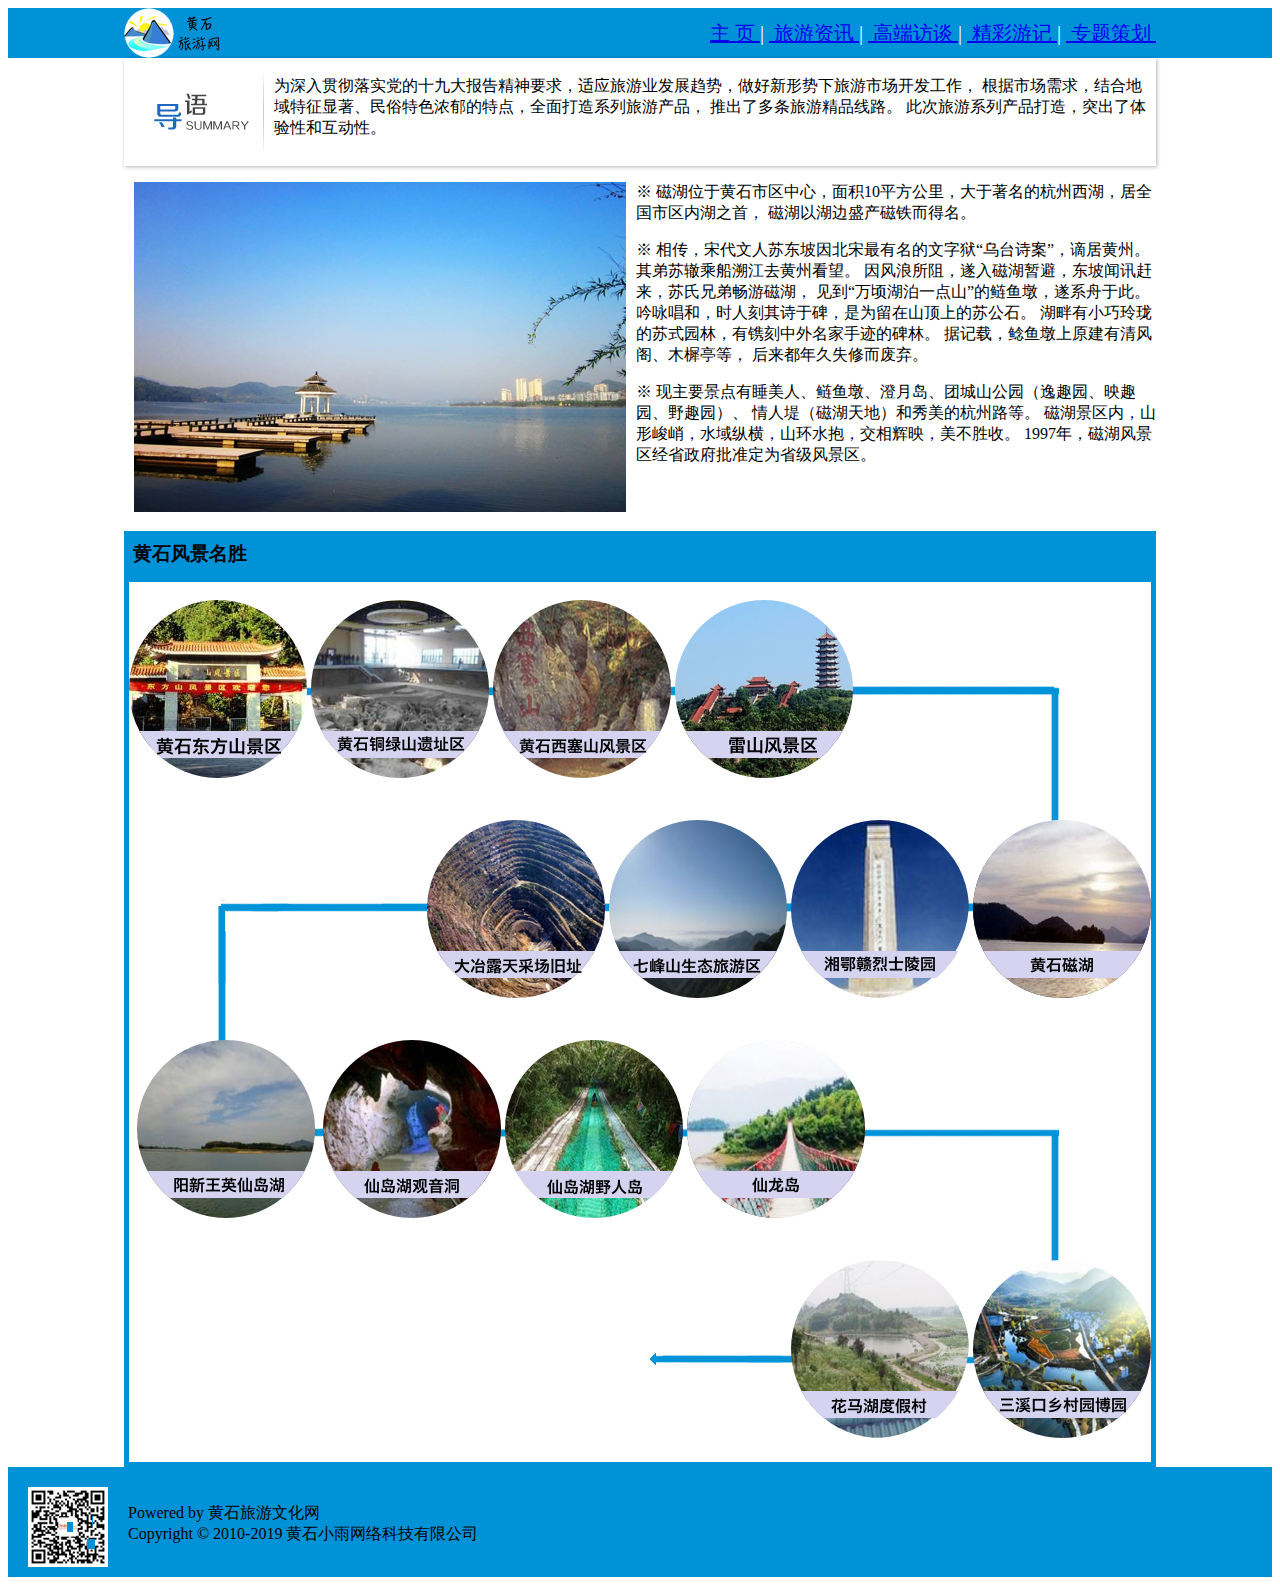
<file: web_homework/chapter03旅游网/index.html>
<!DOCTYPE html>
<html lang="en">
<head>
    <meta charset="UTF-8">
    <meta http-equiv="X-UA-Compatible" content="IE=edge">
    <meta name="viewport" content="width=device-width, initial-scale=1.0">
    <link rel="stylesheet" type="text/css" href="css/style03.css">
    <title>黄石旅游网</title>
</head>
<body>
    <!-- 导航模块开始 -->
    <div id="Header">
        <div id="nav">
            <img src="img/logo1.png" align="left">
            <p class="menubar">
                <a href="#">主&nbsp;页&nbsp;</a>|
                <a href="#">&nbsp;旅游资讯&nbsp;</a>|
                <a href="#">&nbsp;高端访谈&nbsp;</a>|
                <a href="#">&nbsp;精彩游记&nbsp;</a>|
                <a href="#">&nbsp;专题策划&nbsp;</a>
            </p>
        </div>
    </div>
    <!-- 导航模块结束 -->


    <!-- 导语模块开始 -->
    <div id="DY">
        <img src="img/dy.png" width="130" height="108" align="left" hspace="10">
        <br>
        为深入贯彻落实党的十九大报告精神要求，适应旅游业发展趋势，做好新形势下旅游市场开发工作， 
        根据市场需求，结合地域特征显著、民俗特色浓郁的特点，全面打造系列旅游产品，
        推出了多条旅游精品线路。 此次旅游系列产品打造，突出了体验性和互动性。
    </div>
    <!-- 导语模块结束 -->


    <!-- 内容模块开始 -->
    <div id="Content">
        <!-- 磁湖风景介绍 -->
        <div id="C1">
            <img src="img/磁湖.png" align="left" hspace="10">
            <p align="left">
                ※ 磁湖位于黄石市区中心，面积10平方公里，大于著名的杭州西湖，居全国市区内湖之首，
                磁湖以湖边盛产磁铁而得名。
            </p>
            <p align="left">
                ※ 相传，宋代文人苏东坡因北宋最有名的文字狱“乌台诗案”，谪居黄州。
                其弟苏辙乘船溯江去黄州看望。 因风浪所阻，遂入磁湖暂避，东坡闻讯赶来，苏氏兄弟畅游磁湖，
                见到“万顷湖泊一点山”的鲢鱼墩，遂系舟于此。 吟咏唱和，时人刻其诗于碑，是为留在山顶上的苏公石。 
                湖畔有小巧玲珑的苏式园林，有镌刻中外名家手迹的碑林。 据记载，鲶鱼墩上原建有清风阁、木樨亭等，
                后来都年久失修而废弃。
            </p>
            <p align="left">
                ※ 现主要景点有睡美人、鲢鱼墩、澄月岛、团城山公园（逸趣园、映趣园、野趣园）、
                情人堤（磁湖天地）和秀美的杭州路等。 
                磁湖景区内，山形峻峭，水域纵横，山环水抱，交相辉映，美不胜收。
                1997年，磁湖风景区经省政府批准定为省级风景区。
            </p>
        </div>
    </div>
    <!-- 风景名胜标题 -->
    <div id="Content">
        <div class="C2">
            <h3>&nbsp;&nbsp;黄石风景名胜</h3>
        </div>
        <!-- 风景名胜内容 -->
        <div class="C3">
            <br>
            <div class="c3_1">
                <img src="img/黄石东方山景区.png" width="178" height="178" class="img_12">
                <img src="img/湖北铜绿山古铜矿遗址.png" width="178" height="178" class="img_07">
                <img src="img/黄石西塞山风景区.png" width="178" height="178" class="img_16">
                <img src="img/雷山风景区.png" width="178" height="178" class="img_09">
            </div>
            <div class="c3_r">
                &nbsp;
                <img src="img/大冶露天采场旧址.png" width="178" height="178" class="img_06">
                <img src="img/黄石七峰山生态旅游区.png" width="178" height="178" class="img_11">
                <img src="img/黄石湘鄂赣革命烈士陵园.png" width="178" height="178" class="img_13">
                <img src="img/黄石磁湖.png" width="178" height="178" class="img_14">
            </div>
            <div class="c3_1">
                &nbsp;
                <img src="img/黄石阳新王英仙岛湖.png" width="178" height="178" class="img_17">&nbsp;
                <img src="img/仙岛湖观音洞.png" width="178" height="178">
                <img src="img/仙岛湖野人岛.png" width="178" height="178">
                <img src="img/仙龙岛.png" width="178" height="178">
            </div>
            <div class="c3_r">
                <img src="img/花马湖度假村.png" width="178" height="178" class="img_14" class="img_08">
                <img src="img/三溪口乡村园博园.png" width="178" height="178">

            </div>
        </div>
    </div>
    <!-- 内容模块结束 -->


    <!-- 页脚模块开始 -->
    <div class="Bottom">
        <div class="bc">
            <img src="img/erwei.png" width="80" height="80" align="left" vspace="20" hspace="20">
            <br><br>Powered by 黄石旅游文化网
            <br>Copyright © 2010-2019 黄石小雨网络科技有限公司
        </div>
    </div>
    <!-- 页脚模块结束 -->

</body>
</html>
</file>
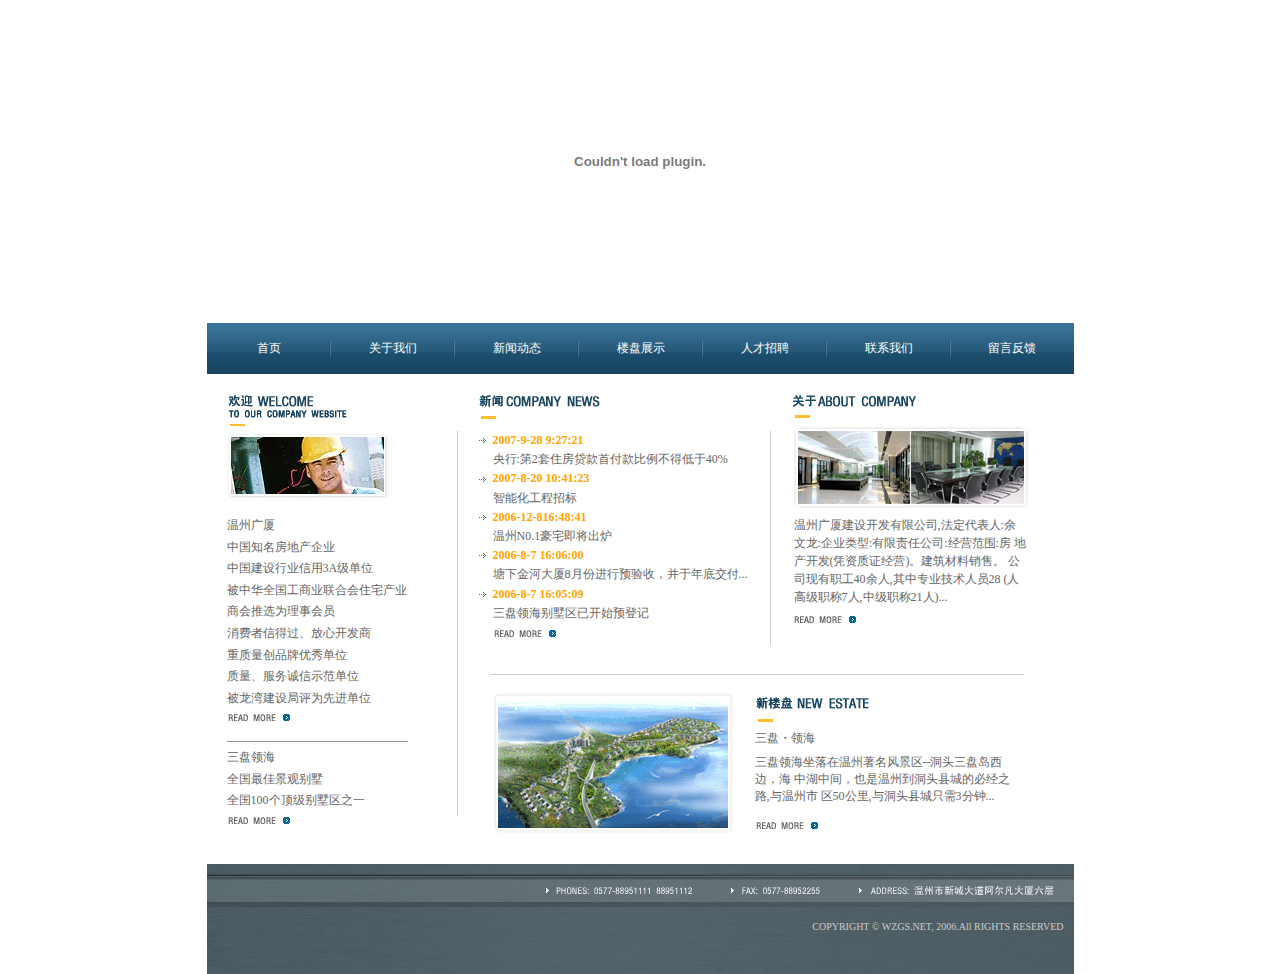
<file: web_homework/温州广厦/index.html>
<!DOCTYPE html>
<html lang="en">
<head>
    <meta charset="UTF-8">
    <meta http-equiv="X-UA-Compatible" content="IE=edge">
    <meta name="viewport" content="width=device-width, initial-scale=1.0">
    <link rel="stylesheet" href="style/basic.css">
    <title>温州广厦</title>
</head>

<!-- 通过js实现屏幕自适应
<script type="text/javascript">
  var phoneWidth =  parseInt(window.screen.width);
  var phoneScale = phoneWidth/640;
  var ua = navigator.userAgent;
  if (/Android (\d+\.\d+)/.test(ua)){
      var version = parseFloat(RegExp.$1);
      if(version>2.3){
          document.write('<meta name="viewport" content="width=640, minimum-scale = '+phoneScale+', maximum-scale = '+phoneScale+', target-densitydpi=device-dpi">');
      }else{
          document.write('<meta name="viewport" content="width=640, target-densitydpi=device-dpi">');
      }
  } else {
      document.write('<meta name="viewport" content="width=640, user-scalable=no, target-densitydpi=device-dpi">');
  }
</script> -->


<body>
    <!-- header开始 -->
      <!-- embed必须写成一行，或者做区块 -->
      <div id="header"><embed src="images/banner.swf"></div>
    <!-- header结束 -->


    <!-- nav开始 -->
      <div id="nav">
        <ul>
            <li><a href="index.html">首页</a></li>
            <li><a href="about.html">关于我们</a></li>
            <li><a href="news.html">新闻动态</a></li>
            <li><a href="lou.html">楼盘展示</a></li>
            <li><a href="job.html">人才招聘</a></li>
            <li><a href="contact.html">联系我们</a></li>
            <li class="end"><a href="guest.html">留言反馈</a></li>
            
        </ul>
      </div>
    <!-- nav结束 -->


    <!-- sidebar开始 -->
    <div id="sidebar">
        <h1>欢迎光临</h1>
        <img src="images/wel2.gif" alt="欢迎光临">
        <ul>
            <li>温州广厦</li>
            <li>中国知名房地产企业</li>
            <li>中国建设行业信用3A级单位</li>
            <li>被中华全国工商业联合会住宅产业</li>
            <li>商会推选为理事会员</li>
            <li>消费者信得过、放心开发商</li>
            <li>重质量创品牌优秀单位</li>
            <li>质量、服务诚信示范单位</li>
            <li>被龙湾建设局评为先进单位</li>
            <li><a href=""></a></li>
            <li class="line"></li>
            <li>三盘领海</li>
            <li>全国最佳景观别墅</li>
            <li>全国100个顶级别墅区之一</li>
            <li><a href=""></a></li>

        </ul>
    </div>
    <!-- sidebar结束 -->


    <!-- news开始 -->
    <div id="news">
      <h1>新闻中心</h1>
      <ul>
        <li class="date">2007-9-28 9:27:21</li>
        <li>央行:第2套住房贷款首付款比例不得低于40%</li>
        <li class="date">2007-8-20 10:41:23</li>
        <li>智能化工程招标</li>
        <li class="date">2006-12-816:48:41</li>
        <li>温州N0.1豪宅即将出炉</li>
        <li class="date">2006-8-7 16:06:00</li>
        <li>塘下金河大厦8月份进行预验收，并于年底交付...</li>
        <li class="date">2006-8-7 16:05:09</li>
        <li>三盘领海别墅区已开始预登记</li>
        <li><a href=""></a></li>
      </ul>
    </div>
    <!-- news结束 -->


    <!-- about开始 -->
    <div id="about">
      <h1>关于我们</h1>
      <img src="images/aboutimg.gif" alt="关于我们">
      <p>
        温州广厦建设开发有限公司,法定代表人:余
        文龙:企业类型:有限责任公司:经营范围:房
        地产开发(凭资质证经营)。建筑材料销售。
        公司现有职工40余人,其中专业技术人员28
        (人高级职称7人,中级职称21人)...
      </p>
      <a href=""></a>
    </div>
    <!-- about结束 -->


    <!-- estate开始 -->
    <div id="estate">
      <div id="escon">
        <img src="images/estate.gif" alt="新楼盘">
        <dl>
          <dt>新楼盘</dt>
          <dd>三盘・领海</dd>
          <dd>
            三盘领海坐落在温州著名风景区--洞头三盘岛西边，海
            中湖中间，也是温州到洞头县城的必经之路,与温州市
            区50公里,与洞头县城只需3分钟...
          </dd>
          <dd><a href=""></a></dd>
        </dl>
      </div>
    </div>
    <!-- estate结束 -->


    <!-- footer开始 -->
      <div id="footer">
        <img src="images/footer2.gif" alt="声明">
        <p>COPYRIGHT &copy; WZGS.NET, 2006.All RIGHTS RESERVED</p>
      </div>
    <!-- footer结束 -->
</body>
</html>
</file>
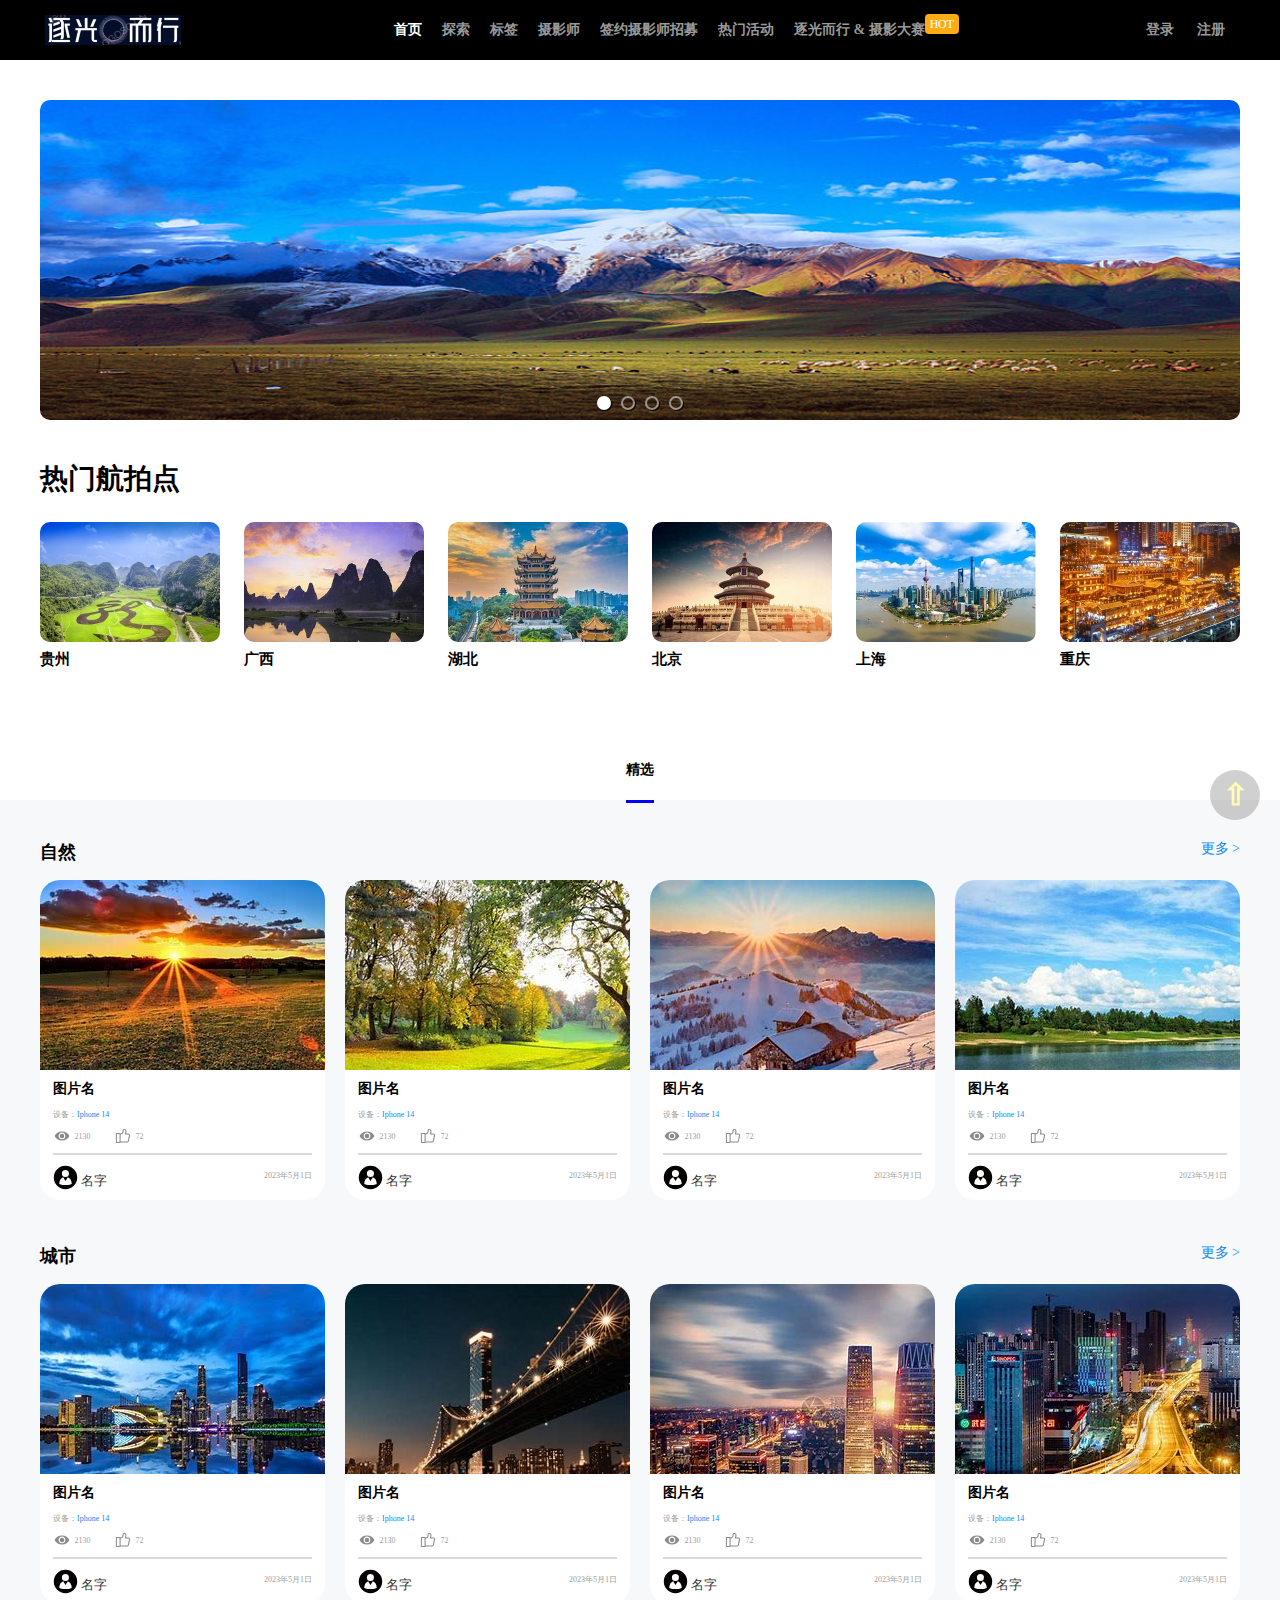
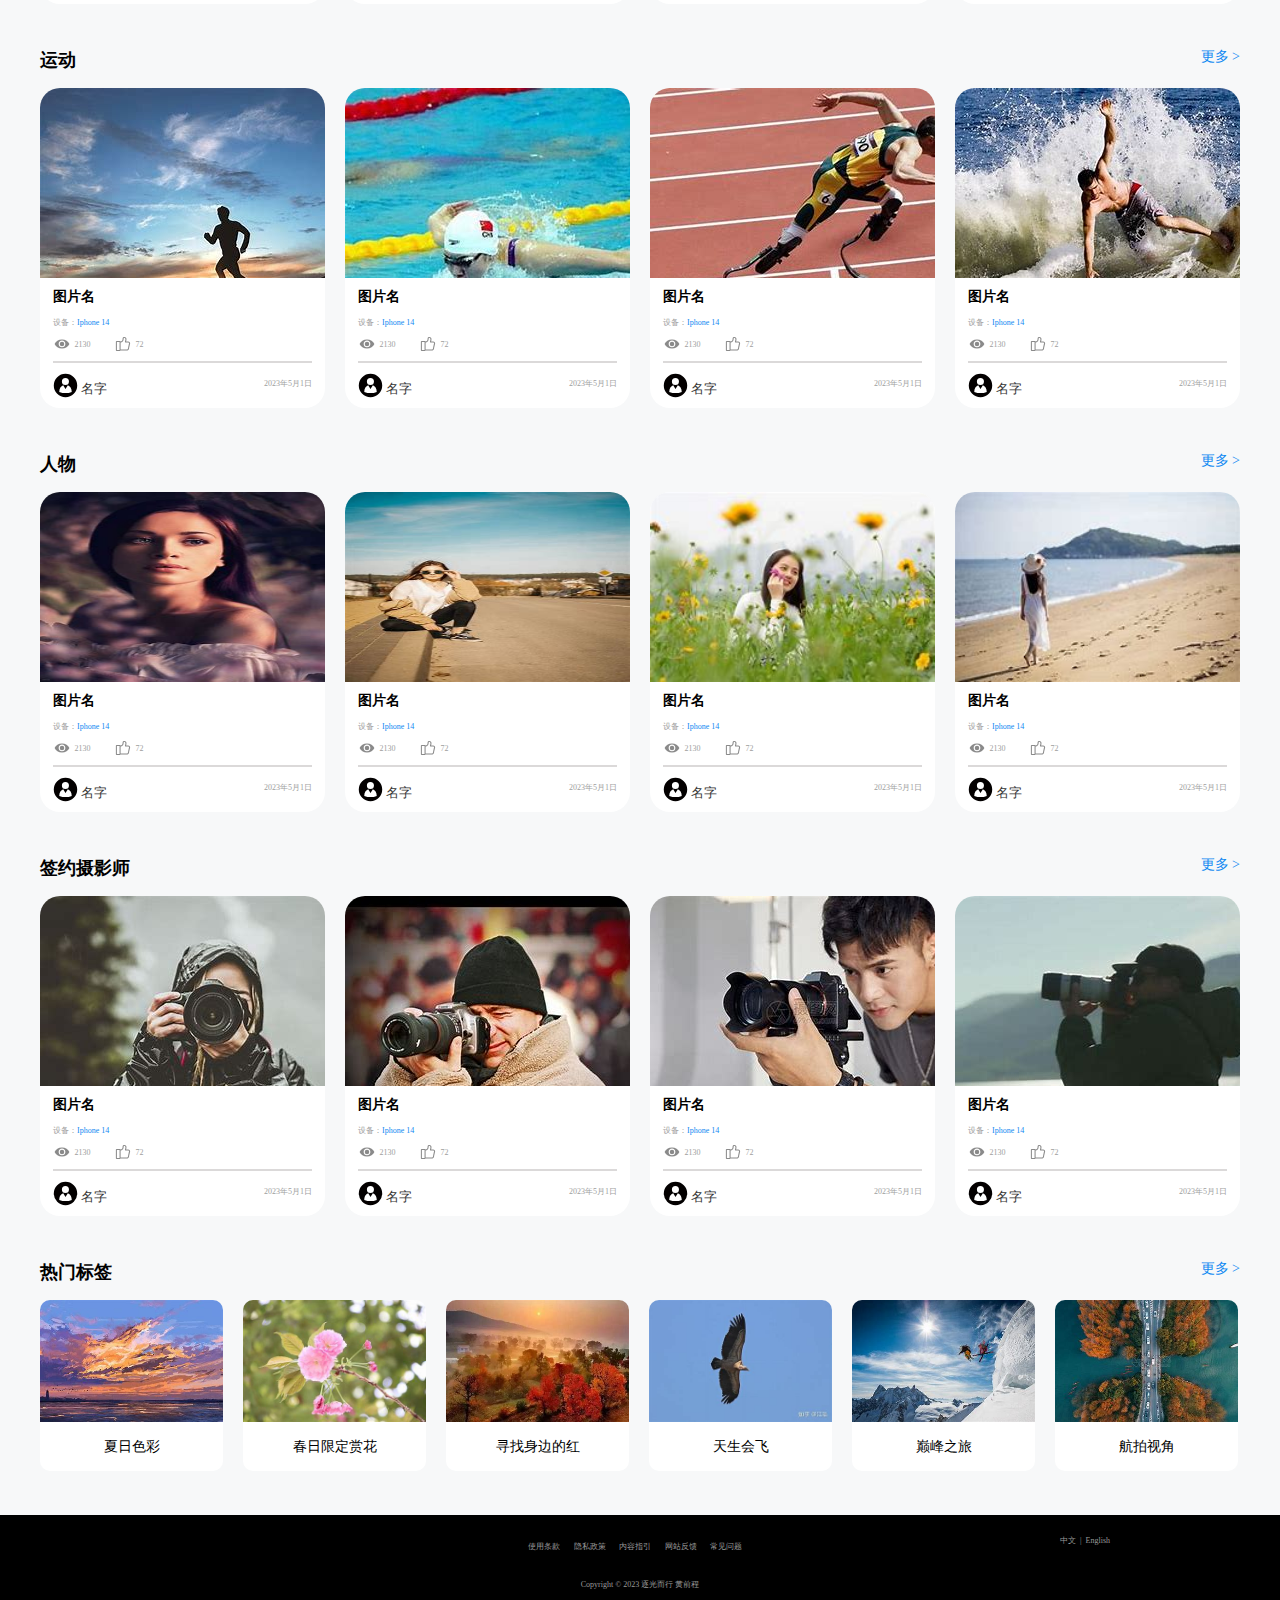
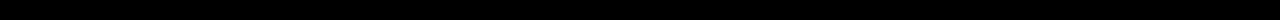
<file: web_homework/逐光而行/index.html>
<!DOCTYPE html>
<html lang="en">

<head>
    <meta charset="UTF-8">
    <meta name="viewport" content="width=device-width, initial-scale=1.0">
    <link rel="stylesheet" href="css/style.css">
    <link rel="stylesheet" href="css/lbt.css">
    <link rel="stylesheet" href="css/box.css">
    <link rel="stylesheet" href="css/top_btn.css">
    <script src="js/lbt.js"></script>
    <script src="js/other.js"></script>
    <script src="js/top_btn.js"></script>
    <title>逐光而行</title>
</head>

<body>
    <!-- nav begin -->
    <div class="nav">
        <div class="navTitle_left">
            <!-- <span class="logo">逐光而行</span> -->
            <img src="image/logo.png" alt="">
        </div>
        <div class="navTitle">
            <a href="" style="color: white;">首页</a>
            <a href="tansuo.html">探索</a>
            <a href="">标签</a>
            <a href="">摄影师</a>
            <a href="">签约摄影师招募</a>
            <a href="">热门活动</a>
            <a href="">逐光而行 & 摄影大赛<img src="image/hot.svg"></a>
        </div>
        <div class="navTitle_right">
            <a href="">登录</a>
            <a href="">注册</a>
        </div>
    </div>
    <!-- nav end -->

    <!-- lbt begin -->
    <div class="lbt">
        <div class="lbt_left">
            <a href="javascript:;"><</a>
        </div>

        <div class="lbt_right">
            <a href="javascript:;">></a>
        </div>

        <ul class="lbt_img">
            <li><a href="javascript:;"><img src="image/lbt1.jpg"></a></li>
            <li><a href="javascript:;"><img src="image/lbt2.jpg"></a></li>
            <li><a href="javascript:;"><img src="image/lbt3.jpg"></a></li>
            <li><a href="javascript:;"><img src="image/lbt4.jpg"></a></li>
        </ul>
        <ol class="circle">
        </ol>
    </div>
    <!-- javascript:;是一种js的伪协议，这里用于把a标签调用js方法 -->
    <!-- lbt end -->

    <!-- hpd begin -->
    <div class="hpd">
        <div class="hpdTitle">
            <span>热门航拍点</span>
        </div>
        <div class="hpd_image">
            <ul class="first">
                <li><img src="image/贵州.jpg"></li>
                <li><img src="image/广西.jpg"></li>
                <li><img src="image/湖北.jpg"></li>
                <li><img src="image/北京.jpg"></li>
                <li><img src="image/上海.jpg"></li>
                <li class="last"><img src="image/重庆.jpg"></li>
            </ul>
            <ul class="second">
                <li>贵州</li>
                <li>广西</li>
                <li>湖北</li>
                <li>北京</li>
                <li>上海</li>
                <li class="last">重庆</li>
            </ul>
        </div>
    </div>
    <!-- hpd end -->

    <!-- jx begin-->
    <div class="jx">
        <div class="jxTitle">
            <span>精选</span>
        </div>
        <div class="color">
            <div class="jx_content">
                <div class="out" id="first">
                    <div class="outTitle">
                        <span>自然</span>
                        <a href="" style="float: right;color: rgb(16,136,242);">更多 ></a>
                    </div>
                    <div class="out_box">
                        <div class="box">
                            <!-- 1 -->
                            <div class="box_img"><img src="image/自然1.jpg"></div>
                            <div class="box_content">
                                <div class="name"><a href="">图片名</a></div>
                                <div class="shebei"><span class="font">设备：</span><a href="">Iphone 14</a></div>
                                <div class="shuju">
                                    <img src="image/眼睛.svg">
                                    <span class="num">2130</span>
                                    <a href="javascript:;" id="zan">
                                        <img src="image/点赞.svg" id="dianzan">
                                        <span class="num" id="num">72</span>
                                    </a>
                                </div>
                                <hr>
                                <div class="xinxi">
                                    <a href=""><img src="image/头像.svg"> <span>名字</span></a>
                                    <span class="date">2023年5月1日</span>
                                </div>
                            </div>
                        </div>
                        <!-- 2 -->
                        <div class="box">
                            <div class="box_img"><img src="image/自然2.jpg"></div>
                            <div class="box_content">
                                <div class="name"><a href="">图片名</a></div>
                                <div class="shebei"><span class="font">设备：</span><a href="">Iphone 14</a></div>
                                <div class="shuju">
                                    <img src="image/眼睛.svg">
                                    <span class="num">2130</span>
                                    <a href="javascript:;" id="zan">
                                        <img src="image/点赞.svg" id="dianzan">
                                        <span class="num" id="num">72</span>
                                    </a>
                                </div>
                                <hr>
                                <div class="xinxi">
                                    <a href=""><img src="image/头像.svg"> <span>名字</span></a>
                                    <span class="date">2023年5月1日</span>
                                </div>
                            </div>
                        </div>
                        <!-- 3 -->
                        <div class="box">
                            <div class="box_img"><img src="image/自然3.jpg"></div>
                            <div class="box_content">
                                <div class="name"><a href="">图片名</a></div>
                                <div class="shebei"><span class="font">设备：</span><a href="">Iphone 14</a></div>
                                <div class="shuju">
                                    <img src="image/眼睛.svg">
                                    <span class="num">2130</span>
                                    <a href="javascript:;" id="zan">
                                        <img src="image/点赞.svg" id="dianzan">
                                        <span class="num" id="num">72</span>
                                    </a>
                                </div>
                                <hr>
                                <div class="xinxi">
                                    <a href=""><img src="image/头像.svg"> <span>名字</span></a>
                                    <span class="date">2023年5月1日</span>
                                </div>
                            </div>
                        </div>
                        <!-- 4 -->
                        <div class="box" id="last">
                            <div class="box_img"><img src="image/自然4.jpg"></div>
                            <div class="box_content">
                                <div class="name"><a href="">图片名</a></div>
                                <div class="shebei"><span class="font">设备：</span><a href="">Iphone 14</a></div>
                                <div class="shuju">
                                    <img src="image/眼睛.svg">
                                    <span class="num">2130</span>
                                    <a href="javascript:;" id="zan">
                                        <img src="image/点赞.svg" id="dianzan">
                                        <span class="num" id="num">72</span>
                                    </a>
                                </div>
                                <hr>
                                <div class="xinxi">
                                    <a href=""><img src="image/头像.svg"> <span>名字</span></a>
                                    <span class="date">2023年5月1日</span>
                                </div>
                            </div>
                        </div>

                    </div>
                </div>

                <div class="out">
                    <div class="outTitle">
                        <span>城市</span>
                        <a href="" style="float: right;color: rgb(16,136,242);">更多 ></a>
                    </div>
                    <div class="out_box">
                        <div class="box">
                            <!-- 1 -->
                            <div class="box_img"><img src="image/城市1.jpg"></div>
                            <div class="box_content">
                                <div class="name"><a href="">图片名</a></div>
                                <div class="shebei"><span class="font">设备：</span><a href="">Iphone 14</a></div>
                                <div class="shuju">
                                    <img src="image/眼睛.svg">
                                    <span class="num">2130</span>
                                    <a href="javascript:;" id="zan">
                                        <img src="image/点赞.svg" id="dianzan">
                                        <span class="num" id="num">72</span>
                                    </a>
                                </div>
                                <hr>
                                <div class="xinxi">
                                    <a href=""><img src="image/头像.svg"> <span>名字</span></a>
                                    <span class="date">2023年5月1日</span>
                                </div>
                            </div>
                        </div>
                        <!-- 2 -->
                        <div class="box">
                            <div class="box_img"><img src="image/城市2.jpg"></div>
                            <div class="box_content">
                                <div class="name"><a href="">图片名</a></div>
                                <div class="shebei"><span class="font">设备：</span><a href="">Iphone 14</a></div>
                                <div class="shuju">
                                    <img src="image/眼睛.svg">
                                    <span class="num">2130</span>
                                    <a href="javascript:;" id="zan">
                                        <img src="image/点赞.svg" id="dianzan">
                                        <span class="num" id="num">72</span>
                                    </a>
                                </div>
                                <hr>
                                <div class="xinxi">
                                    <a href=""><img src="image/头像.svg"> <span>名字</span></a>
                                    <span class="date">2023年5月1日</span>
                                </div>
                            </div>
                        </div>
                        <!-- 3 -->
                        <div class="box">
                            <div class="box_img"><img src="image/城市3.jpg"></div>
                            <div class="box_content">
                                <div class="name"><a href="">图片名</a></div>
                                <div class="shebei"><span class="font">设备：</span><a href="">Iphone 14</a></div>
                                <div class="shuju">
                                    <img src="image/眼睛.svg">
                                    <span class="num">2130</span>
                                    <a href="javascript:;" id="zan">
                                        <img src="image/点赞.svg" id="dianzan">
                                        <span class="num" id="num">72</span>
                                    </a>
                                </div>
                                <hr>
                                <div class="xinxi">
                                    <a href=""><img src="image/头像.svg"> <span>名字</span></a>
                                    <span class="date">2023年5月1日</span>
                                </div>
                            </div>
                        </div>
                        <!-- 4 -->
                        <div class="box" id="last">
                            <div class="box_img"><img src="image/城市4.jpg"></div>
                            <div class="box_content">
                                <div class="name"><a href="">图片名</a></div>
                                <div class="shebei"><span class="font">设备：</span><a href="">Iphone 14</a></div>
                                <div class="shuju">
                                    <img src="image/眼睛.svg">
                                    <span class="num">2130</span>
                                    <a href="javascript:;" id="zan">
                                        <img src="image/点赞.svg" id="dianzan">
                                        <span class="num" id="num">72</span>
                                    </a>
                                </div>
                                <hr>
                                <div class="xinxi">
                                    <a href=""><img src="image/头像.svg"> <span>名字</span></a>
                                    <span class="date">2023年5月1日</span>
                                </div>
                            </div>
                        </div>

                    </div>
                </div>

                <div class="out">
                    <div class="outTitle">
                        <span>运动</span>
                        <a href="" style="float: right;color: rgb(16,136,242);">更多 ></a>
                    </div>
                    <div class="out_box">
                        <div class="box">
                            <!-- 1 -->
                            <div class="box_img"><img src="image/运动1.jpg"></div>
                            <div class="box_content">
                                <div class="name"><a href="">图片名</a></div>
                                <div class="shebei"><span class="font">设备：</span><a href="">Iphone 14</a></div>
                                <div class="shuju">
                                    <img src="image/眼睛.svg">
                                    <span class="num">2130</span>
                                    <a href="javascript:;" id="zan">
                                        <img src="image/点赞.svg" id="dianzan">
                                        <span class="num" id="num">72</span>
                                    </a>
                                </div>
                                <hr>
                                <div class="xinxi">
                                    <a href=""><img src="image/头像.svg"> <span>名字</span></a>
                                    <span class="date">2023年5月1日</span>
                                </div>
                            </div>
                        </div>
                        <!-- 2 -->
                        <div class="box">
                            <div class="box_img"><img src="image/运动2.jpg"></div>
                            <div class="box_content">
                                <div class="name"><a href="">图片名</a></div>
                                <div class="shebei"><span class="font">设备：</span><a href="">Iphone 14</a></div>
                                <div class="shuju">
                                    <img src="image/眼睛.svg">
                                    <span class="num">2130</span>
                                    <a href="javascript:;" id="zan">
                                        <img src="image/点赞.svg" id="dianzan">
                                        <span class="num" id="num">72</span>
                                    </a>
                                </div>
                                <hr>
                                <div class="xinxi">
                                    <a href=""><img src="image/头像.svg"> <span>名字</span></a>
                                    <span class="date">2023年5月1日</span>
                                </div>
                            </div>
                        </div>
                        <!-- 3 -->
                        <div class="box">
                            <div class="box_img"><img src="image/运动3.jpg"></div>
                            <div class="box_content">
                                <div class="name"><a href="">图片名</a></div>
                                <div class="shebei"><span class="font">设备：</span><a href="">Iphone 14</a></div>
                                <div class="shuju">
                                    <img src="image/眼睛.svg">
                                    <span class="num">2130</span>
                                    <a href="javascript:;" id="zan">
                                        <img src="image/点赞.svg" id="dianzan">
                                        <span class="num" id="num">72</span>
                                    </a>
                                </div>
                                <hr>
                                <div class="xinxi">
                                    <a href=""><img src="image/头像.svg"> <span>名字</span></a>
                                    <span class="date">2023年5月1日</span>
                                </div>
                            </div>
                        </div>
                        <!-- 4 -->
                        <div class="box" id="last">
                            <div class="box_img"><img src="image/运动4.jpg"></div>
                            <div class="box_content">
                                <div class="name"><a href="">图片名</a></div>
                                <div class="shebei"><span class="font">设备：</span><a href="">Iphone 14</a></div>
                                <div class="shuju">
                                    <img src="image/眼睛.svg">
                                    <span class="num">2130</span>
                                    <a href="javascript:;" id="zan">
                                        <img src="image/点赞.svg" id="dianzan">
                                        <span class="num" id="num">72</span>
                                    </a>
                                </div>
                                <hr>
                                <div class="xinxi">
                                    <a href=""><img src="image/头像.svg"> <span>名字</span></a>
                                    <span class="date">2023年5月1日</span>
                                </div>
                            </div>
                        </div>

                    </div>
                </div>

                <div class="out">
                    <div class="outTitle">
                        <span>人物</span>
                        <a href="" style="float: right;color: rgb(16,136,242);">更多 ></a>
                    </div>
                    <div class="out_box">
                        <div class="box">
                            <!-- 1 -->
                            <div class="box_img"><img src="image/人物1.jpg" style="width: 285px;height: 190px;"></div>
                            <div class="box_content">
                                <div class="name"><a href="">图片名</a></div>
                                <div class="shebei"><span class="font">设备：</span><a href="">Iphone 14</a></div>
                                <div class="shuju">
                                    <img src="image/眼睛.svg">
                                    <span class="num">2130</span>
                                    <a href="javascript:;" id="zan">
                                        <img src="image/点赞.svg" id="dianzan">
                                        <span class="num" id="num">72</span>
                                    </a>
                                </div>
                                <hr>
                                <div class="xinxi">
                                    <a href=""><img src="image/头像.svg"> <span>名字</span></a>
                                    <span class="date">2023年5月1日</span>
                                </div>
                            </div>
                        </div>
                        <!-- 2 -->
                        <div class="box">
                            <div class="box_img"><img src="image/人物2.jpg" style="width: 285px;height: 190px;"></div>
                            <div class="box_content">
                                <div class="name"><a href="">图片名</a></div>
                                <div class="shebei"><span class="font">设备：</span><a href="">Iphone 14</a></div>
                                <div class="shuju">
                                    <img src="image/眼睛.svg">
                                    <span class="num">2130</span>
                                    <a href="javascript:;" id="zan">
                                        <img src="image/点赞.svg" id="dianzan">
                                        <span class="num" id="num">72</span>
                                    </a>
                                </div>
                                <hr>
                                <div class="xinxi">
                                    <a href=""><img src="image/头像.svg"> <span>名字</span></a>
                                    <span class="date">2023年5月1日</span>
                                </div>
                            </div>
                        </div>
                        <!-- 3 -->
                        <div class="box">
                            <div class="box_img"><img src="image/人物3.jpg" style="width: 285px;height: 190px;"></div>
                            <div class="box_content">
                                <div class="name"><a href="">图片名</a></div>
                                <div class="shebei"><span class="font">设备：</span><a href="">Iphone 14</a></div>
                                <div class="shuju">
                                    <img src="image/眼睛.svg">
                                    <span class="num">2130</span>
                                    <a href="javascript:;" id="zan">
                                        <img src="image/点赞.svg" id="dianzan">
                                        <span class="num" id="num">72</span>
                                    </a>
                                </div>
                                <hr>
                                <div class="xinxi">
                                    <a href=""><img src="image/头像.svg"> <span>名字</span></a>
                                    <span class="date">2023年5月1日</span>
                                </div>
                            </div>
                        </div>
                        <!-- 4 -->
                        <div class="box" id="last">
                            <div class="box_img"><img src="image/人物4.jpg" style="width: 285px;height: 190px;"></div>
                            <div class="box_content">
                                <div class="name"><a href="">图片名</a></div>
                                <div class="shebei"><span class="font">设备：</span><a href="">Iphone 14</a></div>
                                <div class="shuju">
                                    <img src="image/眼睛.svg">
                                    <span class="num">2130</span>
                                    <a href="javascript:;" id="zan">
                                        <img src="image/点赞.svg" id="dianzan">
                                        <span class="num" id="num">72</span>
                                    </a>
                                </div>
                                <hr>
                                <div class="xinxi">
                                    <a href=""><img src="image/头像.svg"> <span>名字</span></a>
                                    <span class="date">2023年5月1日</span>
                                </div>
                            </div>
                        </div>

                    </div>
                </div>

                <div class="out">
                    <div class="outTitle">
                        <span>签约摄影师</span>
                        <a href="" style="float: right;color: rgb(16,136,242);">更多 ></a>
                    </div>
                    <div class="out_box">
                        <div class="box">
                            <!-- 1 -->
                            <div class="box_img"><img src="image/摄影师1.jpg"></div>
                            <div class="box_content">
                                <div class="name"><a href="">图片名</a></div>
                                <div class="shebei"><span class="font">设备：</span><a href="">Iphone 14</a></div>
                                <div class="shuju">
                                    <img src="image/眼睛.svg">
                                    <span class="num">2130</span>
                                    <a href="javascript:;" id="zan">
                                        <img src="image/点赞.svg" id="dianzan">
                                        <span class="num" id="num">72</span>
                                    </a>
                                </div>
                                <hr>
                                <div class="xinxi">
                                    <a href=""><img src="image/头像.svg"> <span>名字</span></a>
                                    <span class="date">2023年5月1日</span>
                                </div>
                            </div>
                        </div>
                        <!-- 2 -->
                        <div class="box">
                            <div class="box_img"><img src="image/摄影师2.jpg"></div>
                            <div class="box_content">
                                <div class="name"><a href="">图片名</a></div>
                                <div class="shebei"><span class="font">设备：</span><a href="">Iphone 14</a></div>
                                <div class="shuju">
                                    <img src="image/眼睛.svg">
                                    <span class="num">2130</span>
                                    <a href="javascript:;" id="zan">
                                        <img src="image/点赞.svg" id="dianzan">
                                        <span class="num" id="num">72</span>
                                    </a>
                                </div>
                                <hr>
                                <div class="xinxi">
                                    <a href=""><img src="image/头像.svg"> <span>名字</span></a>
                                    <span class="date">2023年5月1日</span>
                                </div>
                            </div>
                        </div>
                        <!-- 3 -->
                        <div class="box">
                            <div class="box_img"><img src="image/摄影师3.jpg"></div>
                            <div class="box_content">
                                <div class="name"><a href="">图片名</a></div>
                                <div class="shebei"><span class="font">设备：</span><a href="">Iphone 14</a></div>
                                <div class="shuju">
                                    <img src="image/眼睛.svg">
                                    <span class="num">2130</span>
                                    <a href="javascript:;" id="zan">
                                        <img src="image/点赞.svg" id="dianzan">
                                        <span class="num" id="num">72</span>
                                    </a>
                                </div>
                                <hr>
                                <div class="xinxi">
                                    <a href=""><img src="image/头像.svg"> <span>名字</span></a>
                                    <span class="date">2023年5月1日</span>
                                </div>
                            </div>
                        </div>
                        <!-- 4 -->
                        <div class="box" id="last">
                            <div class="box_img"><img src="image/摄影师4.jpg"></div>
                            <div class="box_content">
                                <div class="name"><a href="">图片名</a></div>
                                <div class="shebei"><span class="font">设备：</span><a href="">Iphone 14</a></div>
                                <div class="shuju">
                                    <img src="image/眼睛.svg">
                                    <span class="num">2130</span>
                                    <a href="javascript:;" id="zan">
                                        <img src="image/点赞.svg" id="dianzan">
                                        <span class="num" id="num">72</span>
                                    </a>
                                </div>
                                <hr>
                                <div class="xinxi">
                                    <a href=""><img src="image/头像.svg"> <span>名字</span></a>
                                    <span class="date">2023年5月1日</span>
                                </div>
                            </div>
                        </div>

                    </div>
                </div>

                <div class="lastout">
                    <div class="outTitle">
                        <span>热门标签</span>
                        <a href="" style="float: right;color: rgb(16,136,242);">更多 ></a>
                    </div>
                    <div class="out_box_last">
                        <!-- 1 -->
                        <div class="box_last">
                            <div class="box_img_last"><img src="image/标签1.jpg"></div>
                            <div class="box_content_last"><span>夏日色彩</span></div>
                        </div>
                        <!-- 2 -->
                        <div class="box_last">
                            <div class="box_img_last"><img src="image/标签2.jpg"></div>
                            <div class="box_content_last"><span>春日限定赏花</span></div>
                        </div>
                        <!-- 3 -->
                        <div class="box_last">
                            <div class="box_img_last"><img src="image/标签3.jpg"></div>
                            <div class="box_content_last"><span>寻找身边的红</span></div>
                        </div>
                        <!-- 4 -->
                        <div class="box_last">
                            <div class="box_img_last"><img src="image/标签4.jpg"></div>
                            <div class="box_content_last"><span>天生会飞</span></div>
                        </div>
                        <!-- 5 -->
                        <div class="box_last">
                            <div class="box_img_last"><img src="image/标签5.jpg"></div>
                            <div class="box_content_last"><span>巅峰之旅</span></div>
                        </div>
                        <!-- 6 -->
                        <div class="box_last">
                            <div class="box_img_last"><img src="image/标签6.jpg"></div>
                            <div class="box_content_last_end"><span>航拍视角</span></div>
                        </div>
                    </div>
                </div>
            </div>
        </div>
    </div>
    <!-- jx end-->

    <!-- footer -->
    <div class="footer">
        <div class="f1">
            <div class="f1_a">
                <a href="">使用条款</a>
                <a href="">隐私政策</a>
                <a href="">内容指引</a>
                <a href="">网站反馈</a>
                <a href="">常见问题</a>
            </div>
            <div class="f1_english">
                <a href="">中文</a>
                &nbsp;|&nbsp;
                <a href="">English</a>
            </div>
        </div>
        <div class="f2">
            <span>Copyright &copy; 2023 逐光而行 黄前程</span>
        </div>
    </div>

    <!-- 回顶部btn -->
    <div id="top">⇧</div>
</body>

</html>
</file>
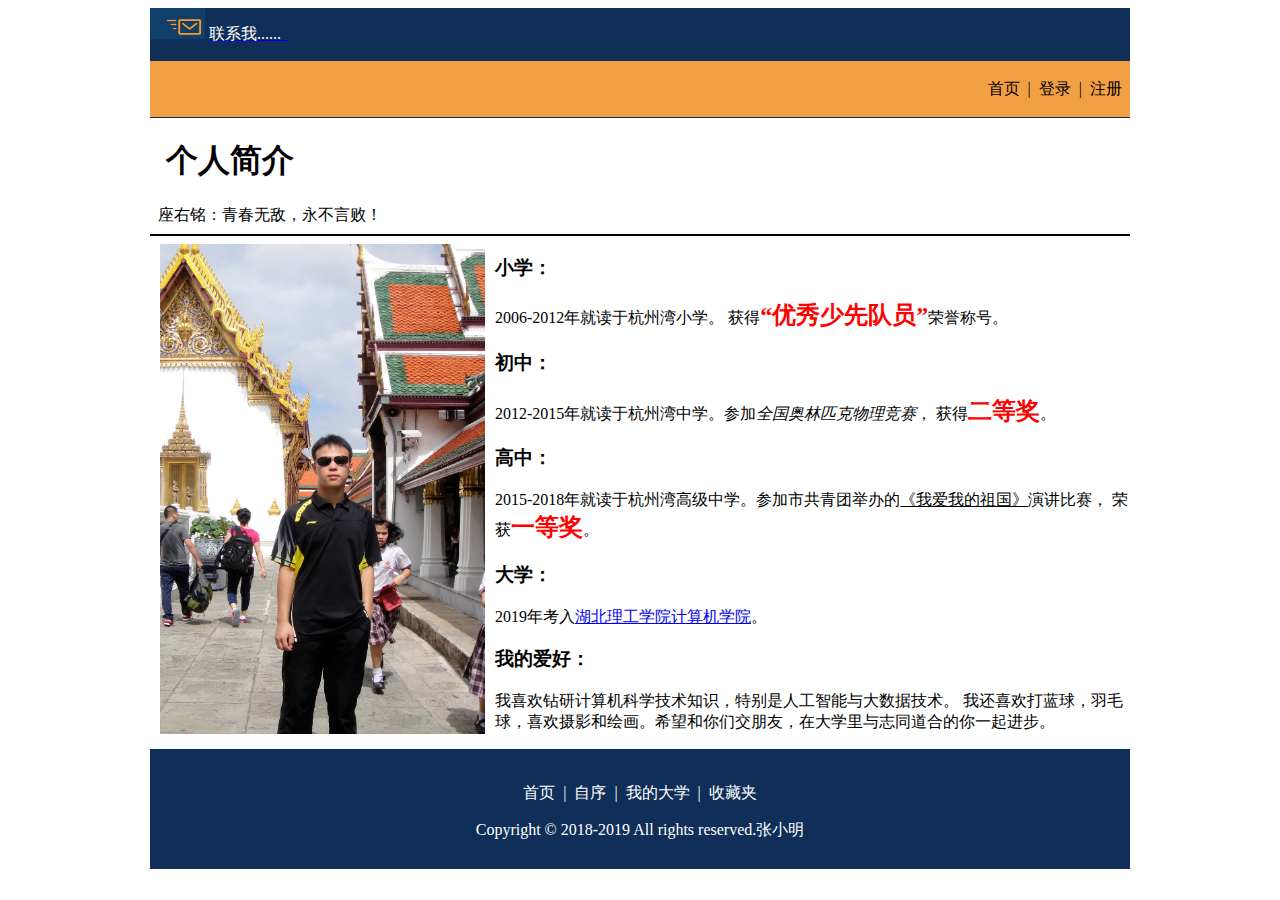
<file: web_homework/chapter02个人简介/202140405227黄前程 _项目二.html>
<!DOCTYPE html>
<html lang="en">
<head>
    <meta charset="UTF-8">
    <meta http-equiv="X-UA-Compatible" content="IE=edge">
    <meta name="viewport" content="width=device-width, initial-scale=1.0">
    <title>个人简介</title>
</head>
<body>
    <div style="width: 980px;margin: 0 auto;">
        <!-- 导航开始 -->
        <div style="background-color: rgb(15,47,89); height: 110px;">
            <img src="img/mail1.png">
            <a href="mailto:wwwjr@126.com">
                <font color="#fff">联系我......</font>&nbsp;&nbsp;
            </a>
            <p style="background: rgb(241, 159, 67);height: 56px;" align="right">
                <br>
                首页&nbsp;&nbsp;|&nbsp;&nbsp;登录&nbsp;&nbsp;|&nbsp;&nbsp;注册&nbsp;&nbsp;
            </p>
        </div>
        <!-- 导航结束 -->

        <!-- 个人简介开始 -->
        <div>
            <h1>&nbsp;&nbsp;个人简介</h1>
            <span>&nbsp;&nbsp;座右铭：青春无敌，永不言败！</span>
            <hr size="2" color="black">
            <img src="img/self.png" align="left" width="325" height="490" hspace="10">
            <p>
                <h3>小学：</h3>2006-2012年就读于杭州湾小学。
                获得<font color="red" size="5"><strong>“优秀少先队员”</strong></font>荣誉称号。
                <br>
            </p>
            <p>
                <h3>初中：</h3>2012-2015年就读于杭州湾中学。参加<em>全国奥林匹克物理竞赛</em>，
                获得<font color="red" size="5"><strong>二等奖</strong></font>。
            </p>
            <p>
                <h3>高中：</h3>2015-2018年就读于杭州湾高级中学。参加市共青团举办的<u>《我爱我的祖国》</u>演讲比赛，
                荣获<font color="red" size="5"><strong>一等奖</strong></font>。
            </p>
            <p>
                <h3>大学：</h3>2019年考入<a href="https://cs.hbpu.edu.cn" target="_blank">湖北理工学院计算机学院</a>。
            </p>
            <p>
                <h3>我的爱好：</h3>我喜欢钻研计算机科学技术知识，特别是人工智能与大数据技术。
                我还喜欢打蓝球，羽毛球，喜欢摄影和绘画。希望和你们交朋友，在大学里与志同道合的你一起进步。
            </p>
        </div>
        <!-- 个人简介结束 -->

        <!-- 页脚开始 -->
        <div style="height: 120px;text-align: center;background: rgb(15,47,89);color: #fff;">
            <br>
            <p>首页&nbsp;&nbsp;|&nbsp;&nbsp;自序&nbsp;&nbsp;|&nbsp;&nbsp;我的大学&nbsp;&nbsp;|&nbsp;&nbsp;收藏夹</p>
            <p>Copyright © 2018-2019 All rights reserved.张小明</p>
        </div>
        <!-- 页脚结束 -->
    </div>
</body>
</html>
</file>
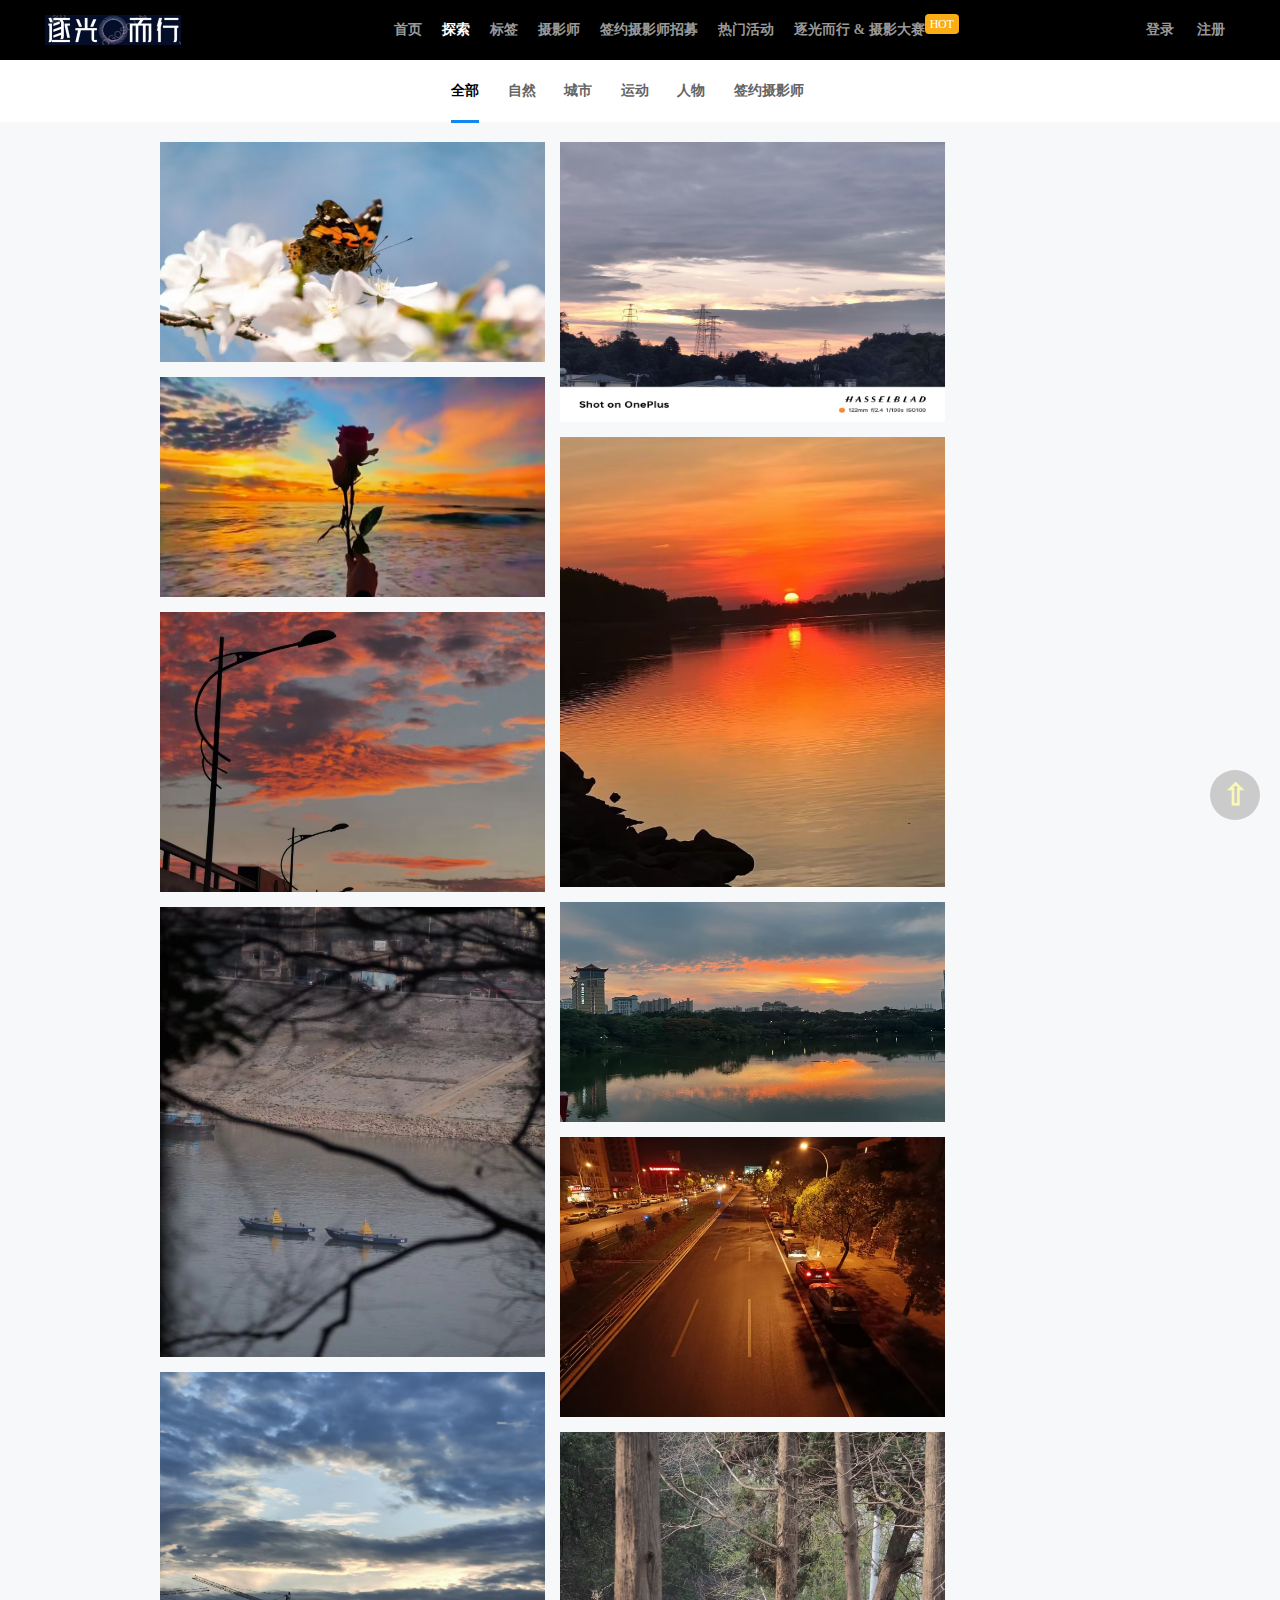
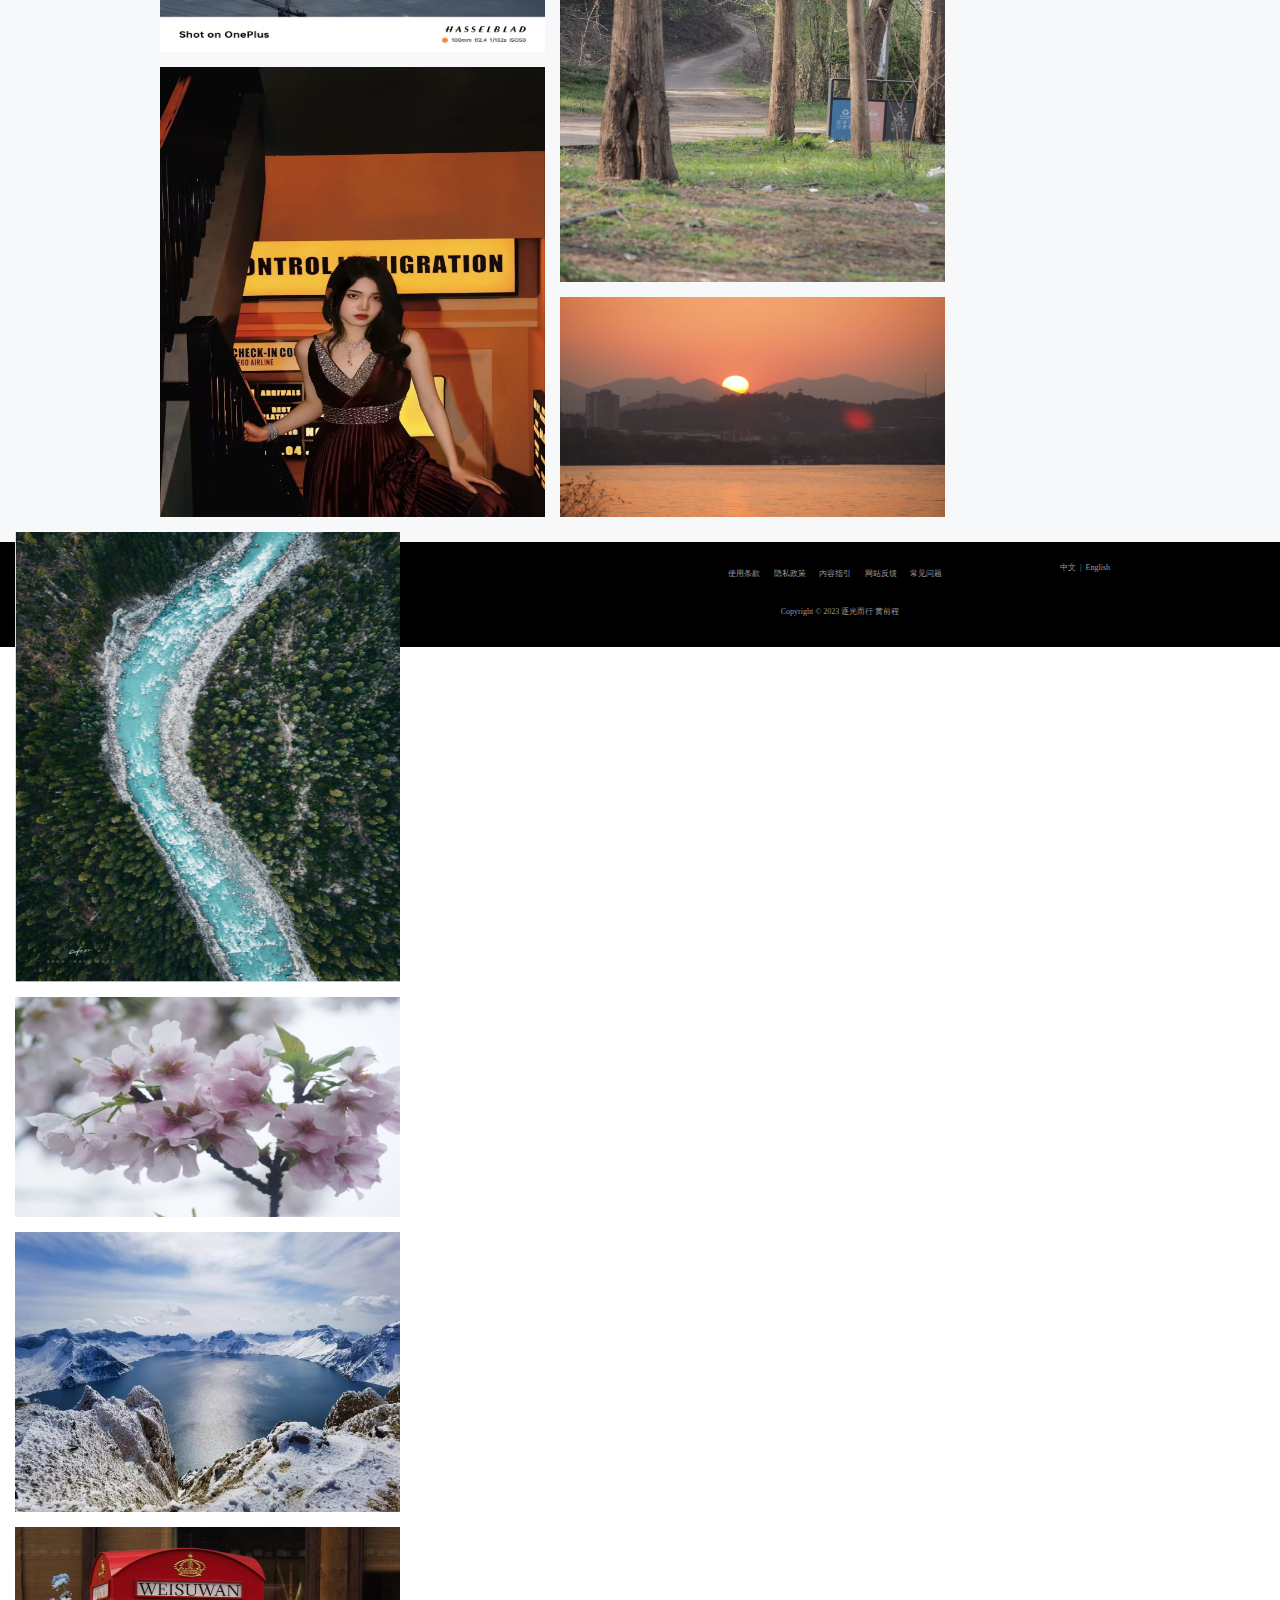
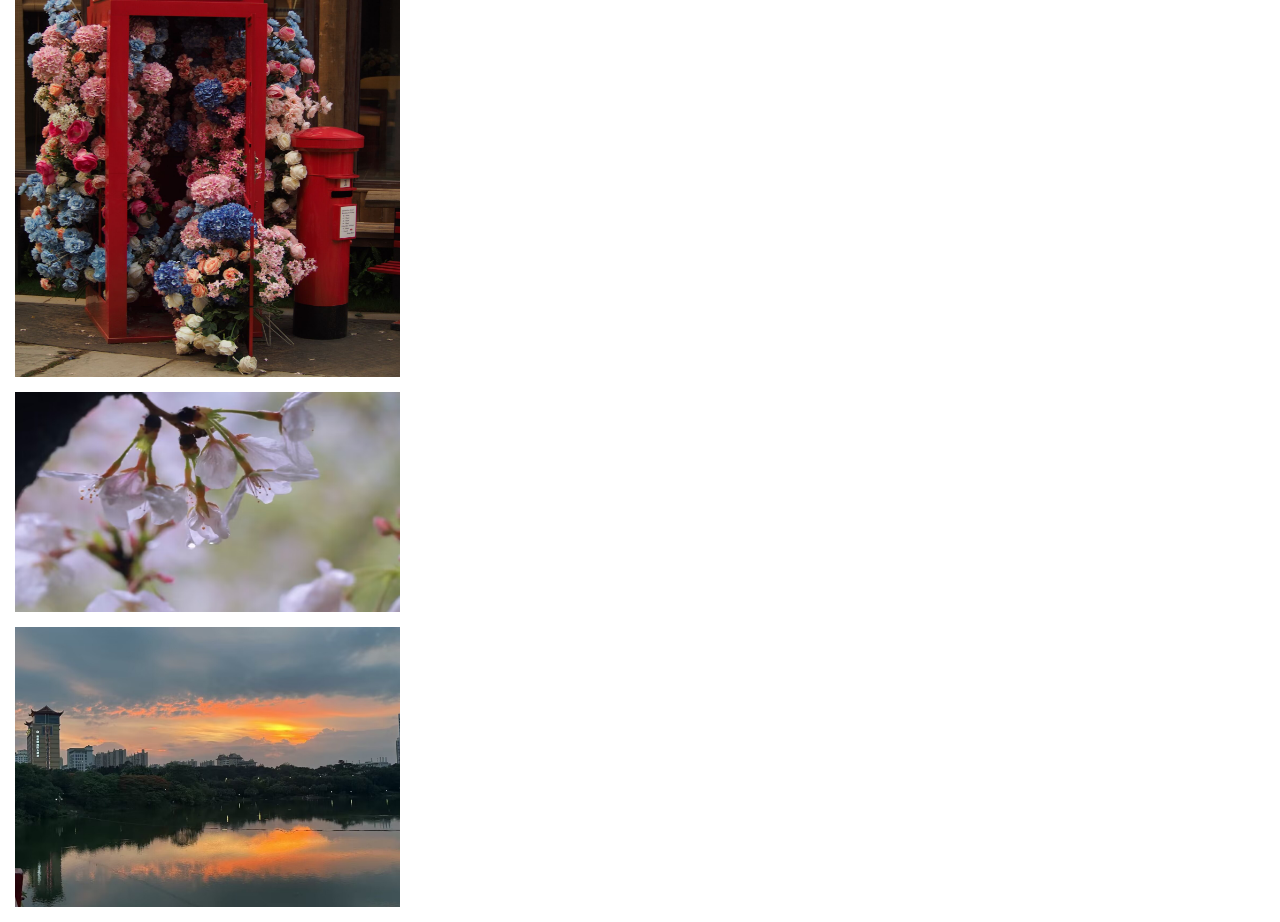
<file: web_homework/逐光而行/tansuo.html>
<!DOCTYPE html>
<html lang="zh">
<head>
    <meta charset="UTF-8">
    <meta name="viewport" content="width=device-width, initial-scale=1.0">
    <link rel="stylesheet" href="css/style.css">
    <link rel="stylesheet" href="css/tansuo.css">
    <link rel="stylesheet" href="css/top_btn.css">
    <title>逐光而行-探索</title>
</head>
<body>
    <!-- nav begin -->
    <div class="nav">
        <div class="navTitle_left">
            <!-- <span class="logo">逐光而行</span> -->
            <img src="image/logo.png" alt="">
        </div>
        <div class="navTitle">
            <a href="index.html">首页</a>
            <a href="" style="color: white;">探索</a>
            <a href="">标签</a>
            <a href="">摄影师</a>
            <a href="">签约摄影师招募</a>
            <a href="">热门活动</a>
            <a href="">逐光而行 & 摄影大赛<img src="image/hot.svg"></a>
        </div>
        <div class="navTitle_right">
            <a href="">登录</a>
            <a href="">注册</a>
        </div>
    </div>
    <!-- nav end -->

    <!-- nav2 begin -->
    <div class="nav2">
        <div class="nav2Title">
            <a href="" style="color: black; border-bottom:3px rgb(16,136,242) solid;">全部</a>
            <a href="">自然</a>
            <a href="">城市</a>
            <a href="">运动</a>
            <a href="">人物</a>
            <a href="">签约摄影师</a>
        </div>
    </div>
    <!-- nav2 end -->

    <!-- content -->
    <div class="tansuo_out">
        <div class="tansuo_out_1">
            <div class="tansuo1"><img src="images/3.jpg" alt=""></div>
            <div class="tansuo1"><img src="images/5.jpg" alt=""></div>
            <div class="tansuo2"><img src="images/1.jpg" alt=""></div>
            <div class="tansuo3"><img src="images/2.jpg" alt=""></div>
            <div class="tansuo2"><img src="images/7.jpg" alt=""></div>
            <div class="tansuo3"><img src="images/10.jpg" alt=""></div>
        </div>
        <div class="tansuo_out_2">
            <div class="tansuo2"><img src="images/8.jpg" alt=""></div>
            <div class="tansuo3"><img src="images/6.jpg" alt=""></div>
            <div class="tansuo1"><img src="images/11.jpg" alt=""></div>
            <div class="tansuo2"><img src="images/14.jpg" alt=""></div>
            <div class="tansuo3"><img src="images/16.jpg" alt=""></div>
            <div class="tansuo1"><img src="images/19.jpg" alt=""></div>
            
        </div>
        <div class="tansuo_out_3">
            <div class="tansuo3"><img src="images/12.png" alt=""></div>
            <div class="tansuo1"><img src="images/20.jpg" alt=""></div>
            <div class="tansuo2"><img src="images/15.jpg" alt=""></div>
            <div class="tansuo3"><img src="images/13.jpg" alt=""></div>
            <div class="tansuo1"><img src="images/9.jpg" alt=""></div>
            <div class="tansuo2"><img src="images/11.jpg" alt=""></div>
        </div>
        
        
        
    </div>
    <!-- content end -->

    <!-- footer -->
    <div class="footer">
        <div class="f1">
            <div class="f1_a">
                <a href="">使用条款</a>
                <a href="">隐私政策</a>
                <a href="">内容指引</a>
                <a href="">网站反馈</a>
                <a href="">常见问题</a>
            </div>
            <div class="f1_english">
                <a href="">中文</a>
                &nbsp;|&nbsp;
                <a href="">English</a>
            </div>
        </div>
        <div class="f2">
            <span>Copyright &copy; 2023 逐光而行 黄前程</span>
        </div>
    </div>

    <!-- 回顶部btn -->
    <div id="top">⇧</div>
</body>
</html>
</file>
<file: web_homework/chapter03旅游网/css/style03.css>
#Header{
    width: 100%;
    height: 50px;
    margin: 0 auto;
    background-color: #0092d7;
}

    #nav{
        width: 1032px;
        margin: 0 auto;

    }

    .menubar{
        margin: 0 auto;
        font-family: "微软雅黑";
        font-size: 20px;
        color: #fff;
        height: 50px;
        line-height: 50px;
        text-align: right;
    }

#DY{
    width: 1032px;
    height: 108px;
    margin: 0px auto;
    box-shadow: 1px 1px 4px rgba(0, 0, 0, .3);
}

#Content{
    width: 1032px;
    margin: 0px auto;

}
    #C1{
        height: 330px;
    }

#Content .C2{
    width: 1032px;
    height: 46px;
    line-height: 46px;
    background-color: #0092d7;
}
#Content .C3{
    width: 1022px;
    height: 880px;
    border: 5px solid #0092d7;
    background:url(../img/c3_bg_02.png);
}
#Content .c3_1{
    text-align: left;
    height: 220px;
}
#Content .c3_r{
    text-align: right;
    height: 220px;
}

/* 尾部样式 */
    .Bottom{
        width: 100%;
        height: 110px;
        margin: 0px auto;
        background-color: #0092d7;
    }
    .Bottom.bc{
        width: 1032px;
        height: 110px;
        margin: 0px auto;
    }
</file>
<file: web_homework/温州广厦/style/basic.css>
*{
    margin: 0;
    padding: 0;
}
body{
    width: 867px;
    margin: 0 auto;
    font-size: 12px;
    color: #666;
    /* background: black; */
}
ul{
    list-style: none;
}
img{
    border: none;
}


#header{
    width: 867px;
    height: 323px;
}
#header embed{
    display: block;
    width: 867px;
    height: 323px;
    
}
#nav{
    width: 867px;
    height: 51px;
    background: url(../images/linkbg.jpg);
}
#nav ul{

    height: 51px;
    line-height: 51px;

}
#nav ul li{
    text-align: center;
    height: 51px;
    width: 124px;
    background: url(../images/linkr.gif) no-repeat right center;
    float: left;
    /* 每一块长度124
        6块744
        最后一块867-744=123
    */
}
#nav ul li.end{
    width: 123px;
    background: none;
}
#nav ul li a{
    display: inline-block;
    width: 124px;
    height: 51px;
    color: #fff;
    text-decoration: none;
}
#nav ul li a:hover{
    font-size: 14px;
    font-weight: bold;
    text-decoration: underline;
    color: yellow;
}
#nav ul li.end a{
    width: 123px;
}
#sidebar{
    width: 251px;
    height: 490px;
    background: url(../images/weline.gif) no-repeat right 54%;
    float: left;
}
#sidebar h1{
    width: 123px;
    height: 35px;
    font-size: 100%; /*会继承body的12px，写100%为了防止浏览器bug*/
    background: url(../images/wel.gif) no-repeat;
    text-indent: -9999px;/* 把字去掉*/
    margin-top:20px;
    margin-left: 20px;
}
#sidebar img{
    display: block;
    margin-left: 16px;
}
#sidebar ul{
    padding-top: 10px;
    line-height: 180%;
    text-indent: 20px;
}
#sidebar ul li a{
    display: inline-block;
    width: 65px;
    height: 11px;
    background: url(../images/more.gif) no-repeat left center;

}
#sidebar ul li.line{
    border-bottom: 1px solid #999;
    margin-left: 20px;
    margin-right: 50px;
    margin-bottom: 5px;
    height: 10px;
}
#news{
    width: 313px;
    height: 300px;
    background: #fff;
    float: left;
}
#news h1{
    width: 123px;
    height: 27px;
    font-size: 100%; /*会继承body的12px，写100%为了防止浏览器bug*/
    background: url(../images/news.gif) no-repeat;
    text-indent: -9999px;/* 把字去掉*/
    margin-top:20px;
    margin-left: 20px;
}
#news ul{
    line-height: 160%;
    margin-top: 10px;
    margin-left: 20px;
    background: url(../images/weline.gif) repeat-y right top;
}
#news ul li{
    padding-left: 15px;
}
#news ul li.date{
    color: orange;
    font-weight: bold;
    background: url(../images/ico.gif) no-repeat left center;
}
#news ul li a{
    display: inline-block;
    width: 65px;
    height: 11px;
    background: url(../images/more.gif) no-repeat left center;
    margin-top: 5px;
}
#about{
    width: 303px;
    height: 300px;
    background: #fff;
    float: left;
}
#about h1{
    width: 127px;
    height: 26px;
    font-size: 100%; /*会继承body的12px，写100%为了防止浏览器bug*/
    background: url(../images/about.gif) no-repeat;
    text-indent: -9999px;/* 把字去掉*/
    margin-top:20px;
    margin-left: 20px;
}
#about img{
    display: block;
    margin-left: 16px;
}
#about p{
    width: 235px;
    margin-left: 23px;
    color: #666;
    line-height: 150%;
}
#about a{
    display: inline-block;
    width: 65px;
    height: 11px;
    background: url(../images/more.gif) no-repeat left center;
    margin-top: 8px;
    margin-left: 22px;
}
#estate{
    width: 616px;
    height: 190px;
    float: left;
}
#estate #escon{
    width: 533px;
    height: 189px;
    margin-left: 33px;
    border-top: 1px solid #ccc;
}
#estate #escon img{
    display: block;/*让对象成为块级元素*/
    float: left;
    padding-top: 15px;
}
#estate #escon dl{
    float: left;
    width: 288px;
    
}
#estate #escon dl dt{
    width: 117px;
    height: 30px;
    font-size: 100%; /*会继承body的12px，写100%为了防止浏览器bug*/
    background: url(../images/estate1.gif) no-repeat;
    text-indent: -9999px;/* 把字去掉*/
    margin-top:20px;
    margin-left: 20px;
}
#estate #escon dl dd{
    padding: 5px 0 2px 20px;
}
#estate #escon dl dd a{
    display: inline-block;
    width: 65px;
    height: 11px;
    background: url(../images/more.gif) no-repeat left center;
    margin-top: 8px;
}
#footer{
    clear: both;
    width: 867px;
    height: 110px;
    background: url(../images/bg.gif);
}
#footer img{
    padding-top: 10px;
}
#footer p{
    color: #ccc;
    text-align: right;
    font-family: Tahoma;
    font-size: 10px;
    padding-right: 10px;
    padding-top: 10px;
}
</file>
<file: web_homework/逐光而行/css/style.css>
*{
    padding: 0px;
    margin: 0px;
    border: 0px;
    list-style: none;
    

}
body{
    font-family: "微软雅黑";
    font-size: 14px;
    
}
a{
    text-decoration: none;
}
/* div{
    border: 1px black solid;
} */

/* nav */
.nav{
    width:  100%;
    height: 60px;
    clear: both;
    position: relative;
    background: black;
    color: white;
}
.nav .navTitle_left {
    float: left;
    width: 100px;
    margin-left: 45px;
    /* line-height: 60px; */
    
}
.nav .navTitle_left img{
    margin-top: 15px;
}
.navTitle{
    margin: 0 auto;
    line-height: 60px;
    float: left;
    position: absolute;
    left: 30%;
    top: 0;
}
.nav .navTitle a{
    float: left;
    height: 60px;
    margin: 0px 10px 0px 10px;
    color: rgb(153,153,153);
    font-weight: bold;
}
.nav .navTitle a:hover{
    color: white;
}
.nav .navTitle_right{
    float: right;
    height: 60px;
    margin-right: 45px;
}
.nav .navTitle_right a{
    margin: 0 10px 0 10px;
    line-height: 60px;
    color: rgb(153,153,153);
    font-weight: bold;
}
.nav .navTitle_right a:hover{
    color: white;
}

/* lbt */
/* .lbt{
    width: 100%;
    height: 320px;
    margin-top: 40px;
    margin-bottom: 40px;
}
.lbt .lbt_in {
    width: 1200px;
    height: 100%;
    margin: 0 auto;
} */

/* hpd */
.hpd{
    width: 100%;
    height: 208px;
}
.hpd .hpdTitle{
    width: 1200px;
    margin: 0 auto;
    margin-bottom: 24px;
}
.hpd .hpdTitle span{
    font-size: 28px;
    font-weight: bold;
}
.hpd .hpd_image{
    width: 1200px;
    margin: 0 auto;
}
.hpd .hpd_image .first li{
    float: left;
    width: 180px;
    height: 120px;
    margin-right: 24px;
    overflow: hidden;
    border-radius: 10px;
}
.hpd .hpd_image .first .last{
    margin-right: 0;
}
.hpd .hpd_image .second li{
    float: left;
    width: 180px;
    height: 24px;
    margin-right: 24px;
    margin-top: 8px;
    font-family: "幼圆";
    font-weight: bold;
    font-size: 15px;
    cursor: pointer;
    
}

.hpd .hpd_image .first li img{
    
    cursor: pointer;
    transition: all 0.5s;
}
.hpd .hpd_image .first li img:hover{
    transform: scale(1.2);
}
.hpd .hpd_image .second .last{
    margin-right: 0;
}

/* jx */
.jx{
    width: 100%;
    height: 2375px;
    padding-top: 72px;
    
}
.jxTitle{
    width: 1200px;
    height: 60px;
    margin: 0 auto;
    text-align: center;
    
}
.jxTitle span{
    display: inline-block;
    height: 60px;
    line-height: 60px;
    font-weight: bold;
    border-bottom: 3px blue solid;
}
.color{
    background: rgb(247,248,249);
}
.jx .jx_content{
    width: 1200px;
    height: 2235px;
    margin: 0 auto;
    padding: 40px 0 40px 0;
    background: rgb(247,248,249);
}
.jx .jx_content .out{
    height: 364px;
    margin-top: 40px;
}
.jx .jx_content .out .outTitle{
    margin-bottom: 16px;
}
.jx .jx_content .out .outTitle span{
    font-size: 18px;
    font-weight: bold;
}
#first{
    margin-top: 0;
}
.box{
    float: left;
    margin-right: 20px;
    background: white;
}
#last{
    margin-right: 0;
}
.out_box{
    height: 320px;
}
.out_box .box_img{
    width: 285px;
    height: 190px;
    overflow: hidden;
}
.out_box .box_content{
    width: 259px;
    height: 110px;
    padding: 10px 13px 10px 13px;
}
.out_box .box_content .name{
    height: 21px;
}
.out_box .box_content .shebei{
    height: 18px;
    margin: 4px 0 4px 0;
}
.out_box .box_content .shuju{
    height: 16px;
}
.out_box .box_content hr{
    border: 1px #dbd9d9 solid;
    margin: 10px 0 10px 0;
}
.out_box .box_content .xinxi{
    height: 24px;
}
.lastout{
    height: 215px;
    margin-top: 40px;
}
.lastout .outTitle{
    margin-bottom: 16px;

}
.lastout .outTitle span{
    font-size: 18px;
    font-weight: bold;
}
.lastout .out_box_last{
    height: 171px;
}
.lastout .out_box_last .box_last {
    float: left;
    margin: 0 auto;
    
}

.lastout .out_box_last .box_last .box_img_last{
    width: 183px;
    height: 122px;
    
}
.lastout .out_box_last .box_last .box_img_last img{
    width: 183px;
    height: 122px;
    border-radius: 10px 10px 0 0;
    transition: all 0.5s;
}
.lastout .out_box_last .box_last .box_img_last img:hover{
    transform: scale(1.3);
    border-radius: 10px 10px 10px 10px;
}
.lastout .out_box_last .box_last .box_content_last{
    width: 183px;
    height: 49px;
    margin-right: 20px;
    text-align: center;
    background: white;
    line-height: 49px;
    border-radius: 0 0 10px 10px ;
}
.lastout .out_box_last .box_last .box_content_last span{
    text-align: center;
    
}
.box_content_last_end{
    margin-right: 0;
    width: 183px;
    height: 49px;
    text-align: center;
    background: white;
    line-height: 49px;
    border-radius: 0 0 10px 10px ;
}

/* footer */
.footer{
    width: 100%;
    height: 105px;
    background: black;
    color: rgb(153,153,153);
}
.footer .f1{
    height: 60px;
    text-align: center;
    position: relative;
}
.footer .f1 .f1_a{
    line-height: 60px;
}
.footer .f1 .f1_a a{
    margin-right: 10px;
    font-size: 8px;
    color: rgb(153,153,153);
}
.footer .f1 .f1_a a:hover{
    color: white;
}
.f1_english a{
    color: rgb(153,153,153);
}
.f1_english a:hover{
    color: white;
}
.footer .f1 .f1_english{
    position: absolute;
    top: 20px;
    right: 170px;
    font-size: 8px;
}
.footer .f2{
    text-align: center;
}
.footer .f2 span{
    font-size: 8px;
}
</file>
<file: web_homework/逐光而行/css/lbt.css>
.lbt {
    position: relative;
    margin: 0 auto;
    margin-top: 40px;
    margin-bottom: 40px;
    width: 1200px;
    height: 320px;
    border-radius: 10px;
    overflow: hidden;
}
.lbt_left , .lbt_right {
    display: none;
    position: absolute;
    width: 25px;
    height: 35px;
    background: rgba(0, 0, 0, 0.3);
    line-height: 30px;
    text-align: center;
    font-size: 16px;
    top: 50%;
    transform: translateY(-50%);
    z-index: 2;
}
.lbt a {
    text-decoration: none;
    color: #fff;
}
.lbt_img li {
    list-style: none;
}
.lbt_img img{
    width: 1200px;
    height: 320px;
    overflow: hidden;
}
.lbt a:hover {
    color: red;
}
.lbt_left {
    left: 0;
}
.lbt_right {
    right: 0;
}
.circle {
    position: absolute;
    bottom: 10px;
    left: 50%;
    transform: translateX(-50%);
}
.circle li {
    float: left;
    width: 10px;
    height: 10px;
    margin: 0 5px;
    border: 2px solid rgba(255, 255, 255, .5);
    border-radius: 50%;
    /*鼠标经过显示小手*/
    cursor: pointer;
    box-shadow: 1px 1px;
}
.current {
    background-color: #fff;
}
.lbt_img{
    position: absolute;
    display: flex;
}
</file>
<file: web_homework/逐光而行/css/box.css>
.box{
    border-radius: 20px;
}
.box_img{
    border-radius: 20px 20px 0 0 ;
}
.box_img img{
    transition: all 0.8s;
}
.box_img img:hover{
    transform: scale(1.2);
}
.name a{
    font-weight: bold;
    color: black;
}
.name a:hover{
    color: rgb(16,136,242);
}
.shebei a{
    color: rgb(16,136,242);
    font-size: 8px;
}
.shebei a:hover{
    text-decoration: underline;
}
.font{
    color: #9e9e9e;
    font-size: 8px;
}

.num{
    color: #9e9e9e;
    font-size: 8px;
    vertical-align:super;/*垂直对齐文本的上标*/
    margin-right: 20px;
}

.date{
    color: #9e9e9e;
    font-size: 8px;
    float: right;
    margin-top: 5px;
}
.xinxi a{
    color: rgb(53, 52, 52);
    font-size: 13px;
}
.xinxi a span{
    vertical-align:super;
}
.xinxi a:hover{
    color: rgb(16,136,242);
}
span{
    cursor: default;
}
</file>
<file: web_homework/逐光而行/css/top_btn.css>
#top{
    width: 50px;
    height: 50px;
    border-radius: 50%;
    position: fixed;
    bottom: 80px;
    right: 20px;
    z-index: 999;
    background: rgb(102, 100, 100);
    opacity: 0.3;
    text-align: center;
    line-height: 50px;
    font-size: 30px;
    font-weight: bolder;
    color: yellow;
}
#top:hover{
    cursor: pointer;
    background: rgb(16,136,242);
}
</file>
<file: web_homework/逐光而行/css/tansuo.css>
.nav2{
    height: 62px;
    background: white;
    clear: both;
    text-align: center;
}
.nav2Title{
    margin: 0 auto;
    line-height: 62px;
}
.nav2Title a{
    margin-right: 25px;
    color: rgb(100, 100, 100);
    font-weight: bold;
    height: 60px;
    display: inline-block;
}
.nav2Title a:hover{
    color:rgb(16,136,242) ;
}
.tansuo_out{
    background:rgb(247,248,249) ;
    height: 2000px;
    padding-top: 20px;
    
}
.tansuo_out_1{
    float: left;
    width: 385px;
    /* height: 2000px; */
    margin-left: 160px;
}
.tansuo_out_2{
    float: left;
    width: 385px;
    /* height: 2000px; */
    margin-left: 15px;
}
.tansuo_out_3{
    float: left;
    width: 385px;
    /* height: 2000px; */
    margin-left: 15px;
}
.tansuo1{
    width: 385px;
    height: 220px;
    /* background: rgb(76, 223, 76); */
    margin-bottom: 15px;
    clear: both;
}
.tansuo1 img{
    width: 385px;
    height: 220px;
}
.tansuo2{
    width: 385px;
    height: 280px;
    margin-bottom: 15px;
    /* background: rgb(229, 255, 0); */
    clear: both;
}
.tansuo2 img{
    width: 385px;
    height: 280px;
}
.tansuo3{
    width: 385px;
    height: 450px;
    margin-bottom: 15px;
    /* background: rgb(225, 0, 255); */
}
.tansuo3 img{
    width: 385px;
    height: 450px;
}
</file>
